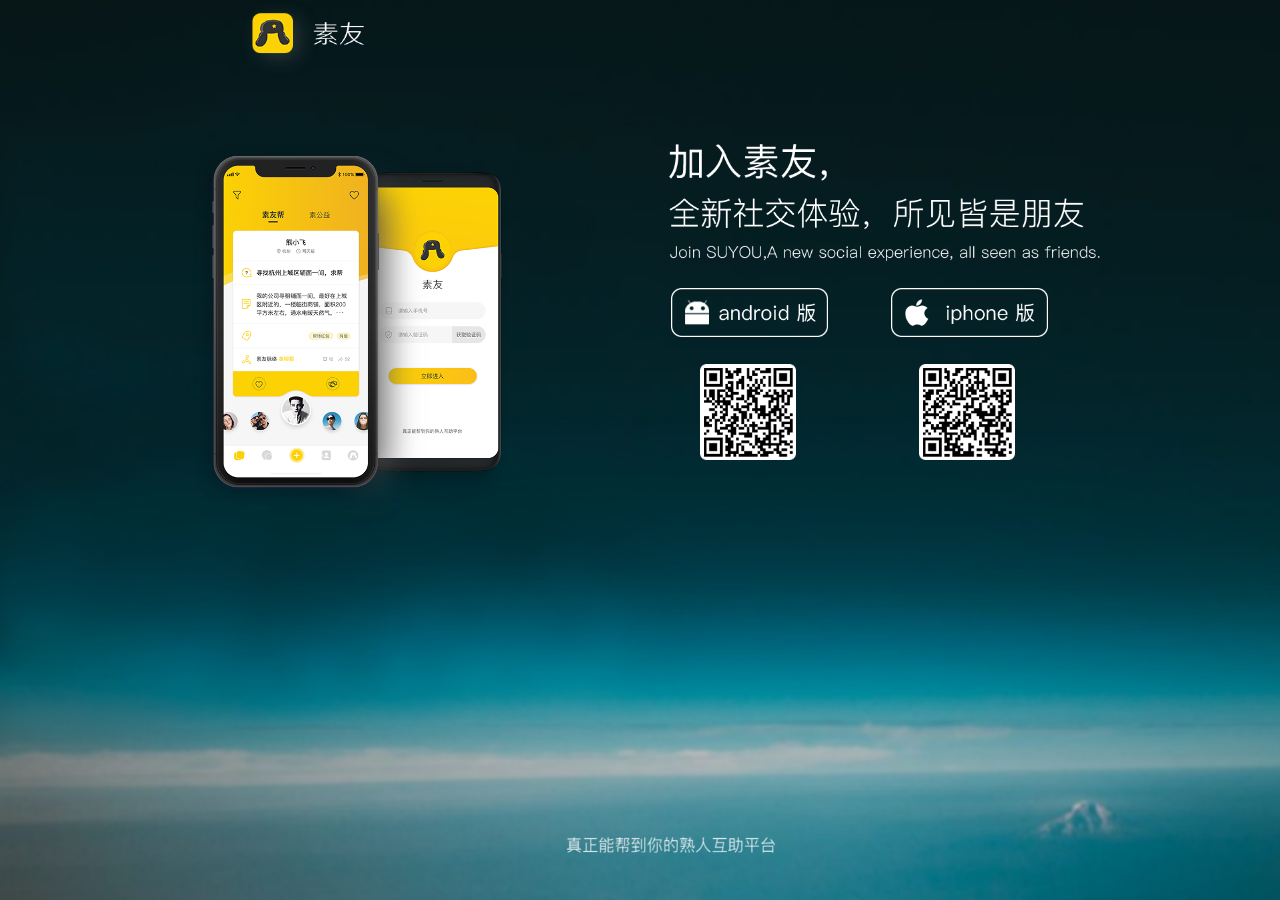
<file: pc/index.html>
<!DOCTYPE html>
<html lang="en">
<head>
    <meta charset="UTF-8">
    <meta name="viewport"
          content="width=device-width, user-scalable=no, initial-scale=1.0, maximum-scale=1.0, minimum-scale=1.0"/>
    <meta name="keywords" content="素友，六度人脉，熟人社交，帮忙"/>
    <title>素友</title>
    <link rel="stylesheet" href="index.css">
    <script>
        +function () {
            remLayout();
            function remLayout() {
                var designSize = 1920; // 设计图尺寸
                var html = document.documentElement;
                var wW = html.clientWidth;// 窗口宽度
                var rem = wW * 100 / designSize;
                document.documentElement.style.fontSize = rem + 'px';
                console.log(rem);
            }

            window.onresize = remLayout;
        }();
    </script>
<body>
<div class="content">
    <header class="logo"></header>
    <main class="main">
        <div class="phone"></div>
        <div class="des">
            <div class="text">
                <div class="text_up"></div>
                <div class="text_down">
                    <a class="code" href="https://www.baidu.com">
                        <span class="code_and"></span>
                    </a>
                    <a class="code" href="https://www.baidu.com">
                        <span class="code_ios"></span>
                    </a>
                </div>
            </div>
            <div class="code">
                <span class="android"></span>
                <span class="ios"></span>
            </div>
        </div>
    </main>
    <footer class="footer"></footer>
</div>
<script type="text/javascript">
</script>
</body>
</html>
</file>
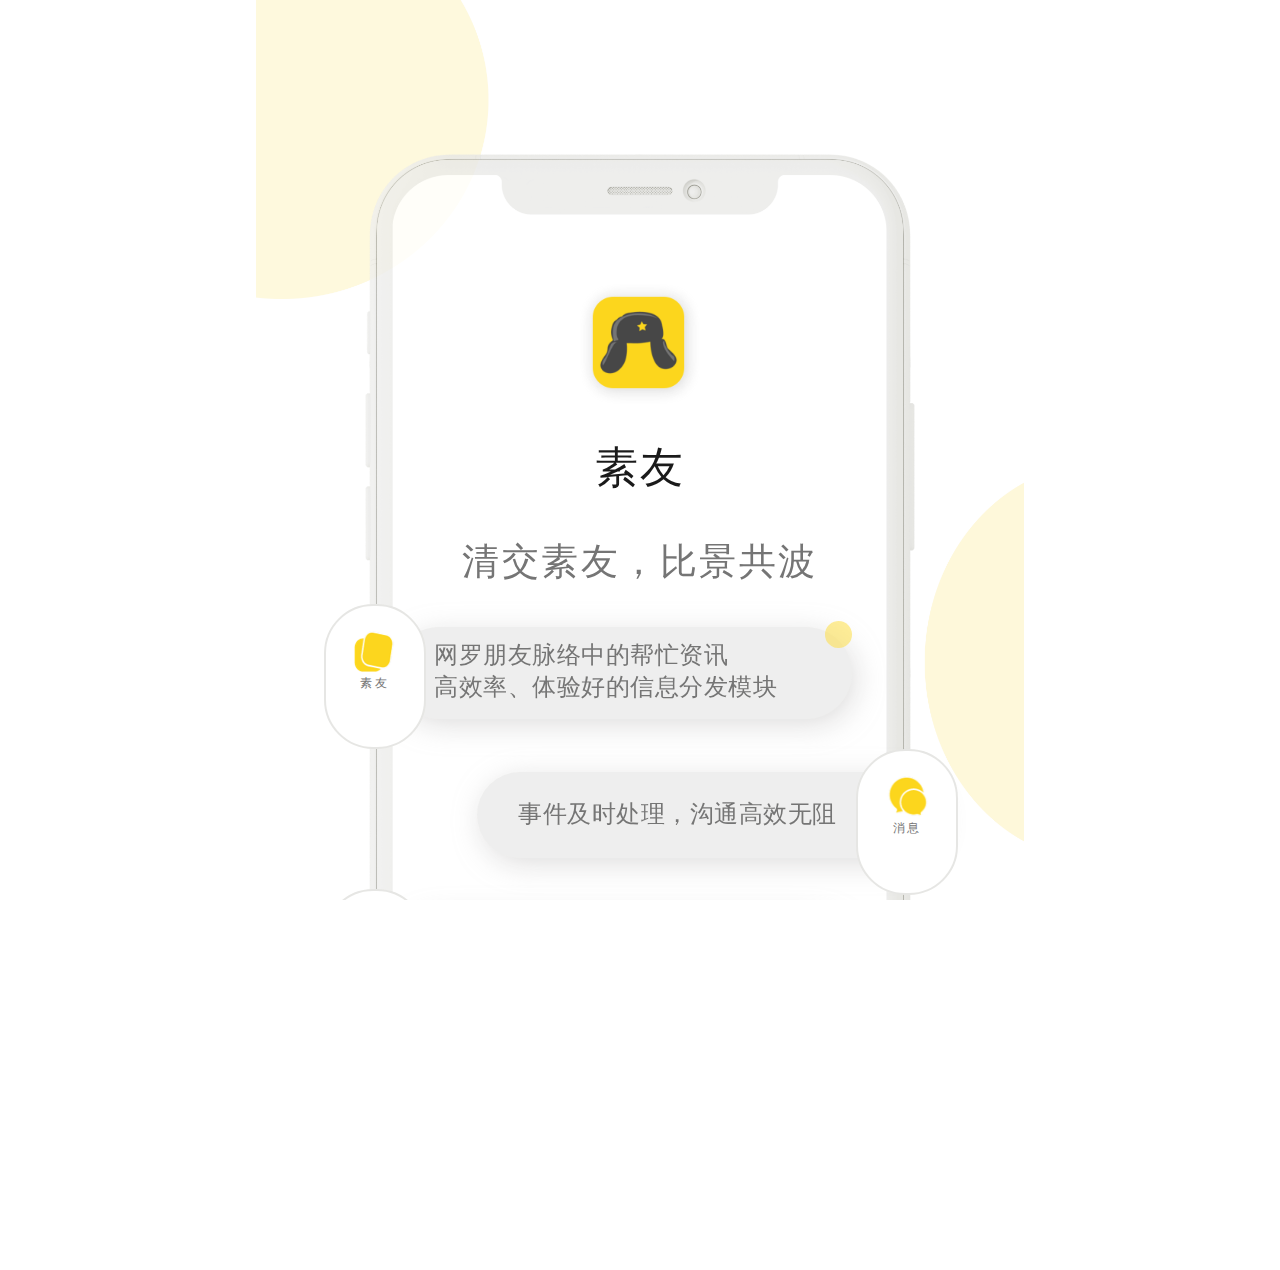
<file: download.html>
<!DOCTYPE html>
<html lang="en">
<head>
    <meta charset="UTF-8">
    <meta name="viewport"
          content="width=device-width, user-scalable=no, initial-scale=1.0, maximum-scale=1.0, minimum-scale=1.0"/>
    <title>download</title>
    <link rel="stylesheet" href="css/download.css">
</head>
<script>
    +function () {
        remLayout();
        function remLayout() {
            var w = document.documentElement.clientWidth;
            w = w > 768 ? 768 : w;
            w = w <= 320 ? 320 : w;
            document.documentElement.style.fontSize = w / 7.5 + 'px';
        }

        window.addEventListener('resize', function () {
            remLayout();
        }, false);
    }();
</script>
<body>
<main class="main">
    <!--<header class="open_header"></header>-->
    <section class="open_content">
        <img class="logo" src="images/logo.png" alt="logo">
        <p class="title">素友</p>
        <p class="subtitle">清交素友，比景共波</p>
        <ul>
            <li class="common_li">
                <div class="common_left">
                    <img src="images/suyou.png" alt="">
                    <p>素友</p>
                </div>
                <div class="common_right">
                    <p>网罗朋友脉络中的帮忙资讯</p>
                    <p>高效率、体验好的信息分发模块</p>
                    <i class="circle"></i>
                </div>
            </li>
            <li class="common_li message">
                <div class="common_left">
                    <img src="images/message.png" alt="">
                    <p>消息</p>
                </div>
                <div class="common_right">
                    <p>事件及时处理，沟通高效无阻</p>
                </div>
            </li>
            <li class="common_li">
                <div class="common_left">
                    <img src="images/frend.png" alt="">
                    <p>联系人</p>
                </div>
                <div class="common_right">
                    <p>同步通讯录，以朋友结交新朋友</p>
                    <p>拓展朋友脉络，友谊长青温情常在</p>
                </div>
            </li>
        </ul>
        <footer class="foo" id="go">立即体验</footer>
    </section>
   <!-- <section id="weixin-tip">
        <p>
            <img src="img/live_weixin.png" alt="微信打开"/>
            <span id="close" title="关闭" class="close">×</span>
        </p>
    </section>-->
</main>
<script src="js/lib/zepto.min.js"></script>
<script src="js/download.js"></script>
</body>
</html>
</file>
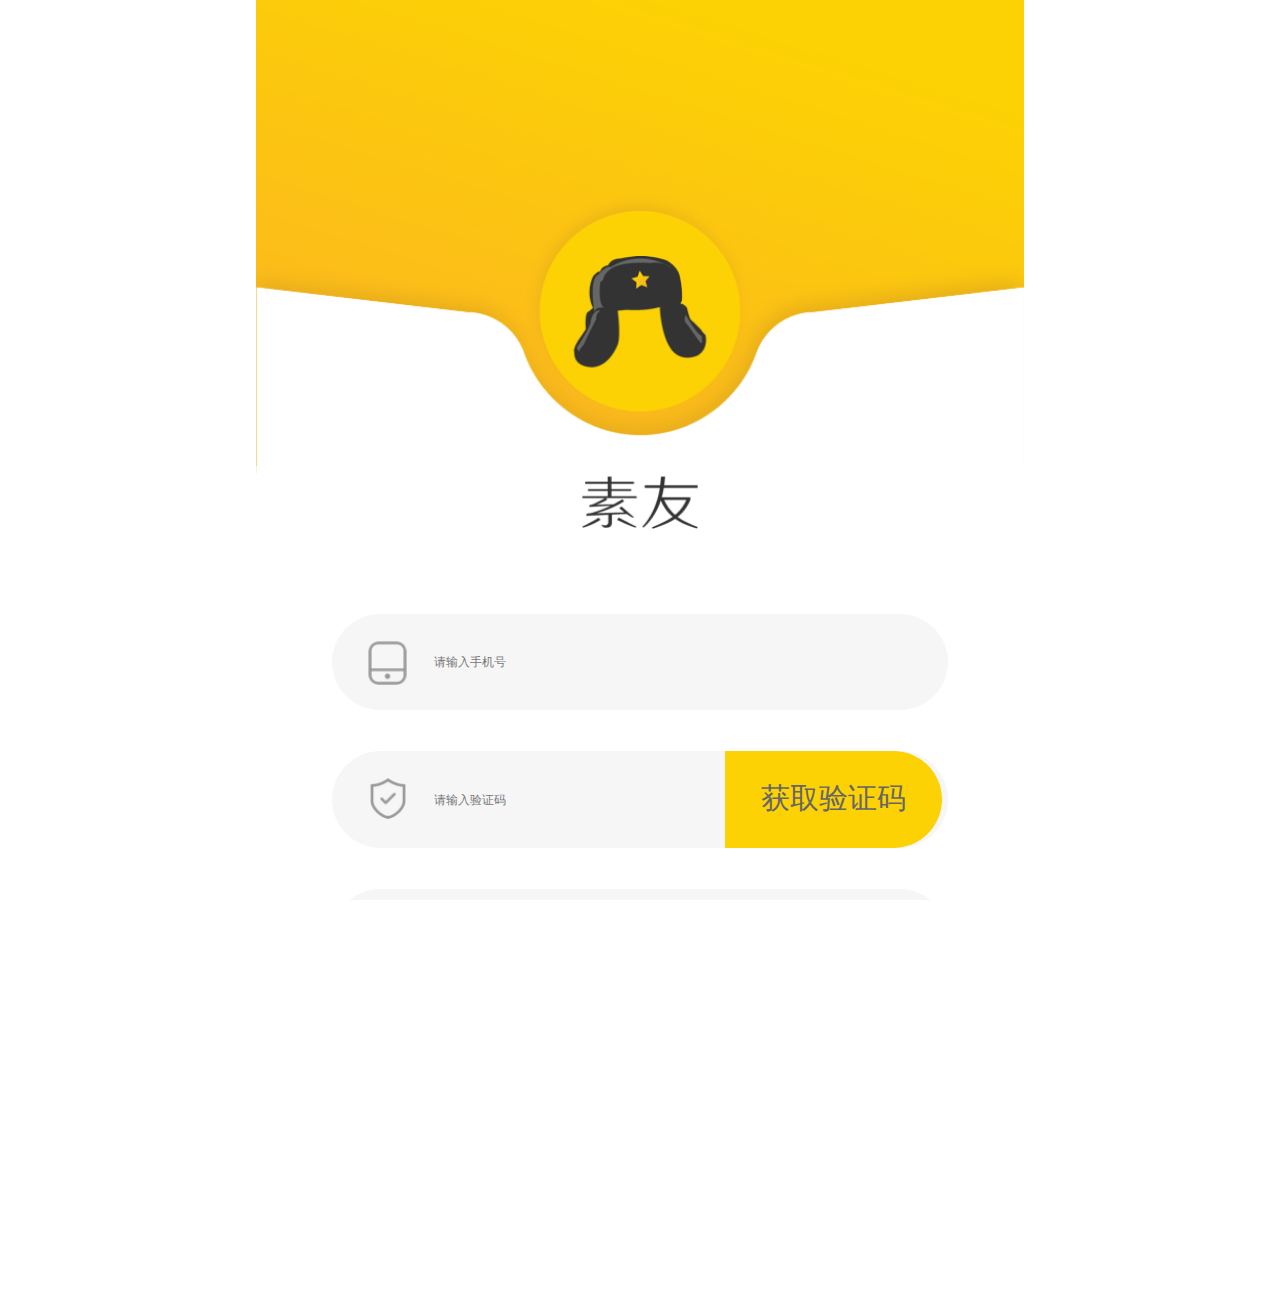
<file: login.html>
<!DOCTYPE html>
<html lang="en">
<head>
    <meta charset="UTF-8">
    <meta name="viewport" content="width=device-width, user-scalable=no, initial-scale=1.0, maximum-scale=1.0, minimum-scale=1.0"/>
    <title>注册</title>
    <link rel="stylesheet" href="css/login.css">
</head>
<script>
    +function () {
        remLayout();
        function remLayout() {
            var w = document.documentElement.clientWidth;
            w = w > 768 ? 768 : w;
            w = w <= 320 ? 320 : w;
            document.documentElement.style.fontSize = w / 7.5 + 'px';
        }

        window.addEventListener('resize', function () {
            remLayout();
        }, false);
    }();
</script>
<body>
<main class="main">
    <header class="login_header">
        <img class="header_img" src="images/login_header.png" alt="">
        <img class="header_font" src="images/btn_suyou.png" alt="素友">
    </header>
    <section class="login_content">
        <form id="formInfo" action="" method="get" autocomplete="on" target="_blank" onsubmit="document.charset='utf-8'">
            <div>
                <i class="phone"></i>
                <input id="phoneNum" oninput="if(value.length>11)value=value.slice(0,11)" class="num" type="number" name="phoneNumber" placeholder="请输入手机号">
            </div>
            <div>
                <i class="vertify"></i>
                <input id="vertifyNum" class="num" type="number" name="smsCode" placeholder="请输入验证码" oninput="if(value.length>4)value=value.slice(0,4)">
                <input id="helpUserId" type="text" name="helpUserId" style="display: none;">
                <span class="get_gode" id="getCode">获取验证码</span>
            </div>
            <div>
                <i class="username"></i>
                <input id="userName" class="num" type="text" name="userName" placeholder="建议输入真实姓名，便于好友相认">
                <input id="publishId" type="text" name="publishId" style="display: none;">
            </div>

            <button type="button" id="submit">前往帮忙</button>
        </form>
    </section>
    <footer class="login_footer">
        真正能帮到你的好友互助平台
    </footer>
</main>
</body>
<script src="js/lib/zepto.min.js"></script>
<script src="js/lib/ejs.min.js"></script>
<script src="js/public.js"></script>
<script src="js/login.js"></script>
</html>
</file>
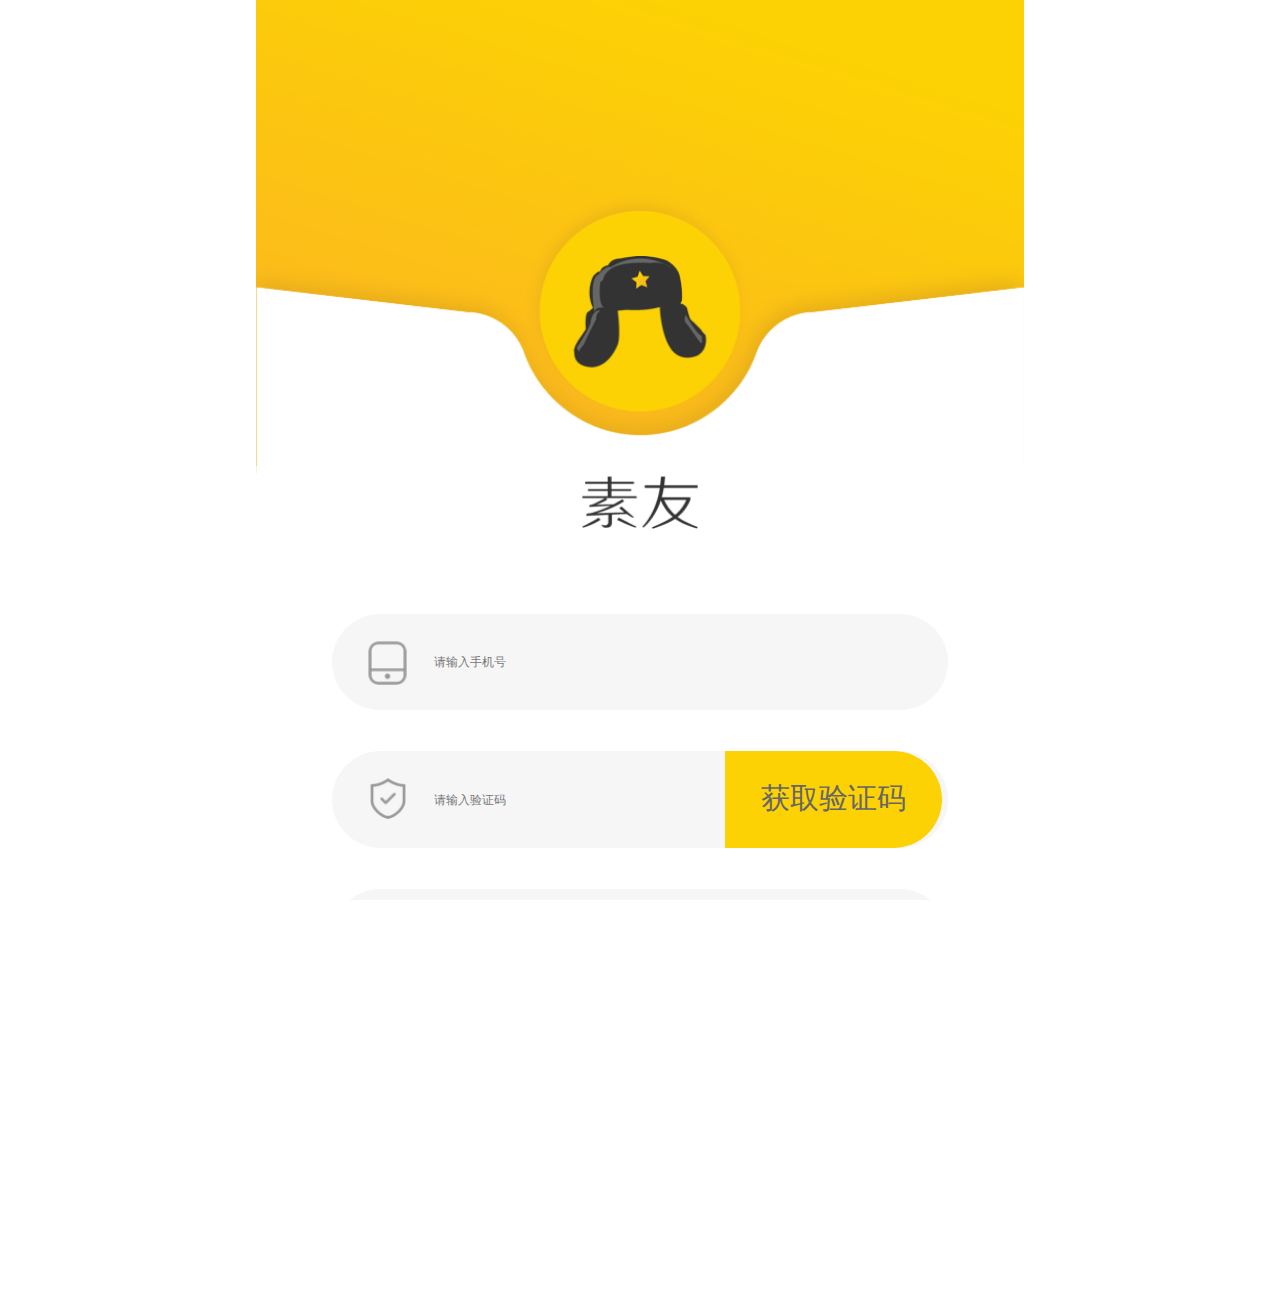
<file: redbag.html>
<!DOCTYPE html>
<html lang="en">
<head>
    <meta charset="UTF-8">
    <meta name="viewport" content="width=device-width, user-scalable=no, initial-scale=1.0, maximum-scale=1.0, minimum-scale=1.0"/>
    <title>领取红包</title>
    <link rel="stylesheet" href="css/redbag.css">
</head>
<script>
    +function () {
        remLayout();
        function remLayout() {
            var w = document.documentElement.clientWidth;
            w = w > 768 ? 768 : w;
            w = w <= 320 ? 320 : w;
            document.documentElement.style.fontSize = w / 7.5 + 'px';
        }

        window.addEventListener('resize', function () {
            remLayout();
        }, false);
    }();
</script>
<body>
<main class="main">
    <header class="login_header">
        <img class="header_img" src="images/login_header.png" alt="">
        <img class="header_font" src="images/btn_suyou.png" alt="素友">
    </header>
    <section class="login_content">
        <form id="formInfo" action="" method="get" autocomplete="on" target="_blank" onsubmit="document.charset='utf-8'">
            <div>
                <i class="phone"></i>
                <input id="phoneNum" oninput="if(value.length>11)value=value.slice(0,11)" class="num" type="number" name="phoneNumber" placeholder="请输入手机号">
            </div>
            <div>
                <i class="vertify"></i>
                <input id="vertifyNum" class="num" type="number" name="smsCode" placeholder="请输入验证码" oninput="if(value.length>4)value=value.slice(0,4)">
                <input id="helpUserId" type="text" name="helpUserId" style="display: none;">
                <span class="get_gode" id="getCode">获取验证码</span>
            </div>
            <div>
                <i class="username"></i>
                <input id="userName" class="num" type="text" name="userName" placeholder="建议输入真实姓名，便于好友相认">
            </div>


            <button type="button" id="submit">领取红包</button>
        </form>
    </section>
    <footer class="login_footer">
        真正能帮到你的好友互助平台
    </footer>

    <!--红包弹窗-->
    <section class="redbag_area" id="redbag_area">
        <div class="bg"></div>
        <div class="redbag">
            <!--<img class="close" src="images/btn_close.png" alt="关闭">-->
            <img class="redbag_bg" src="images/bg_redbag.png" alt="红包">
            <div class="detail_info">
                恭喜您获得<span style="color:#E2AA1B" id="helpUserName"></span>送您的<span style="color:#E2AA1B;padding: 0 0.04rem;">1</span>个帮转红包，请去素友APP“我的-卡券包”中查看或使用
            </div>
            <img class="card" src="images/card.png" alt="card">
            <div class="money">
                <div id="first">
                <span>￥</span>
                <sapn id="money"></sapn>
                </div>
                <div id="repeat" class="red">红包已领取</div>
            </div>
        </div>
    </section>
</main>
</body>
<script src="js/lib/zepto.min.js"></script>
<script src="js/lib/ejs.min.js"></script>
<script src="js/public.js"></script>
<script src="js/redbag.js"></script>
</html>
</file>
<file: pc/index.css>
html, body {
    height: 100%;
    width: 100%;
    margin: 0;
    padding: 0;
    list-style: none;
}

html {
    font-size: 100px;
}

body {
    overflow: hidden;
    position: fixed;
    width: 100%;
    height: 100%;
    background: url("images/bg.png") no-repeat;
    background-size: 100% 100%;
    font-size: 14px;
}

.content {
    margin-left: 2.9rem;
    /*margin-bottom: 0.7rem;*/
}

.content .logo {
    margin-left: 0.7rem;
    background: url("images/logo.png") no-repeat;
    background-size: 100% 100%;
    width: 1.86rem;
    height: 1.16rem;
}

.content .main {
    margin-top: 1rem;
}

.content .main .phone {
    width: 5.9rem;
    height: 7.12rem;
    background: url("images/phone.png") no-repeat;
    background-size: 80% 80%;
    float: left;
}

/*右侧区域*/
.content .main .des {
    float: left;
    margin-left: 1.24rem;
}
/*文字*/
.content .main .des .text{
    width: 6.46rem;
    height: 2.9rem;
    /*background: url("images/text.png") no-repeat;*/
    /*background-size: 100% 100%;*/
}
.content .main .des .text .text_up{
    width: 6.46rem;
    height: 1.76rem;
    background: url("images/text_suyou.png") no-repeat;
    background-size: 100% 100%;
}
/*按钮*/
.content .main .des .text .text_down{
    /*margin-top: 0.4rem;*/
    width: 6.46rem;
    height: 0.74rem;
}
.content .main .des .text .text_down .code{
    display: inline-block;
    width: 2.36rem;
    height: 0.74rem;
}
.content .main .des .text .text_down .code .code_and{
    display: inline-block;
    width: 2.36rem;
    height: 0.74rem;
    background: url("images/text_and.png") no-repeat;
    background-size: 100% 100%;
    margin-left: -0.43rem;
}
.content .main .des .text .text_down .code .code_ios{
    display: inline-block;
    width: 2.36rem;
    height: 0.74rem;
    background: url("images/text_ios.png") no-repeat;
    background-size: 100% 100%;
    /*margin-left: -0.23rem;*/
}
/*二维码*/
.content .main .des .code{
    margin-top:0.4rem;
    margin-left:0.46rem;
}
.content .main .des .code .android{
    display: inline-block;
    width: 1.44rem;
    height: 1.44rem;
    background: url("images/android.png") no-repeat;
    background-size: 100% 100%;
}
.content .main .des .code .ios{
    display: inline-block;
    width: 1.44rem;
    height: 1.44rem;
    margin-left:1.8rem;
    background: url("images/ios.png") no-repeat;
    background-size: 100% 100%;
}
.clearfloat{
    clear:both;
}
/*footer*/
.content .footer{
    position: fixed;
    bottom: 0.7rem;
    display: block;
    width: 3.12rem;
    height: 0.24rem;
    background: url("images/text_footer.png") no-repeat;
    background-size: 100% 100%;
    margin-left: 5.6rem;
}
</file>
<file: css/download.css>
@import "pub/public.css";

.main {
    height: 100%;
    background: url('../images/bg_open.png') no-repeat;
    background-size: 100%;
    position: relative;
}

/*.open_header {
    width: 5.4rem;
    height: 1rem;
    position: absolute;
    left: 1.76rem;
    top: 0.06rem;
    background: url('../images/bg_open_header.png') no-repeat;
    background-size: 100%;
}*/

.open_content {
    width: 5.38rem;
    height: 10.9rem;
    text-align: center;
    background: url("../images/bg_phonex.png") no-repeat;
    background-size: 100%;
    position: absolute;
    top: 1.5rem;
    left: 1.06rem;
    opacity: 0.9;
    letter-spacing: 0.024rem;
}

.open_content .logo {
    margin-top: 1.26rem;
    width: 1.2rem;
    height: 1.2rem;
}

.open_content .title {
    font-size: 0.42rem;
    margin: 0.3rem 0 0.4rem;
}

.open_content .subtitle {
    font-size: 0.36rem;
    color: #666666;
}

.open_content ul {
    position: absolute;
    top: 4.4rem;
    left: -0.4rem;
    color: #666666;
    z-index: 1;
}
.open_content ul .common_li{
    margin-bottom:0.3rem;
}
.open_content ul .common_li .common_left {
    background: #FFFFFF;
    border: 0.02rem solid #E4E4E1;
    border-radius: 0.48rem;
    width: 0.96rem;
    height: 1.38rem;
    text-align: center;
    position: relative;
    z-index: 100;
}
.open_content ul .common_li .common_left img{
    width: 0.4rem;
    height: 0.4rem;
    margin: 0.24rem;
    margin-bottom: 0;
}
.open_content ul .common_li .common_left img p{
    font-size: 0.26rem;
    color: #333333;
    letter-spacing: 0.0074rem;
}

.open_content ul .common_li .common_right {
    width: 3.68rem;
    height: 0.66rem;
    background: #EDEDEC;
    box-shadow: 0.04rem 0.06rem 0.26rem 0 rgba(186,184,184,0.50);
    border-radius: 0.46rem;
    font-size: 0.23rem;
    color: #666666;
    letter-spacing: 0.0051rem;
    text-align: left;
    padding: 0.12rem 0.4rem;
    margin-top:-1.2rem;
    margin-left:0.68rem;
}

.open_content ul .common_li .circle{
    opacity: 0.56;
    background: #FDDB33;
    width: 0.26rem;
    height: 0.26rem;
    border-radius: 50%;
    display: inline-block;
    float: right;
    margin-top: -0.8rem;
    margin-right: -0.4rem;
}
/*右侧的信息栏*/
.open_content ul .message .common_left{
    left: 5.2rem;
}
.open_content ul .message .common_right{
    margin-left: 1.5rem;
    height: 0.6rem;
    line-height: 0.6rem;
}
.foo{
    width: 6rem;
    height: 1.06rem;
    line-height: 1.06rem;
    text-align: center;
    background-image: linear-gradient(90deg, #FCD202 17%, #FCB91E 100%);
    box-shadow: 0.03rem 0.07rem 0.26rem 0 rgba(153,153,153,0.50);
    border-radius: 0.55rem;
    position: absolute;
    bottom: 0.7rem;
    left: -0.34rem;
    font-size: 0.38rem;
    color: #333333;
    letter-spacing: 0.006rem;
}
</file>
<file: css/login.css>
@import "pub/public.css";

.main{
    text-align: center;
    width: 100%;
    height: 100%;
}
.login_header{
    width: 100%;
}
.login_header .header_img{
    /*height: 4.6em;*/
    width: 100%;
}
.login_header .header_font{
    width: 1.13rem;
    height: 0.52rem;
}
.login_content{
    margin-top: 0.8rem;
    position: relative;
}
.login_content form .num{
    display: inline-block;
    width: 5rem;
    height: 0.94rem;
    padding: 0 0.02rem 0 1rem;
    outline: none;
    background: #F6F6F6;
    border-radius: 0.48rem;
    border: none;
    margin-bottom:0.4rem;
}
.login_content form .phone{
    display: inline-block;
    background: url('../images/phone.png') no-repeat;
    background-size: 0.44rem 0.44rem;
    position: absolute;
    top: 0.25rem;
    left: 1.06rem;
    width: 0.44rem;
    height: 0.44rem;
}
.login_content form .username{
    display: inline-block;
    background: url('../images/btn_user.png') no-repeat;
    background-size: 0.44rem 0.44rem;
    position: absolute;
    top: 2.92rem;
    left: 1.08rem;
    width: 0.44rem;
    height: 0.44rem;
}
.login_content form .vertify{
    background: url('../images/vertify.png') no-repeat;
    background-size: 0.4rem 0.4rem;
    width: 0.4rem;
    height: 0.4rem;
    display: inline-block;
    position: absolute;
    top: 1.6rem;
    left: 1.08rem;

}
/*获取验证码*/
.login_content form .get_gode{
    display: inline-block;
    width: 1.72rem;
    height: 0.4rem;
    background: #FCD204;
    border-radius: 0 0.48rem 0.48rem 0;
    font-size: 0.28rem;
    color: #666666;
    padding: 0.27rem 0.2rem;
    position: absolute;
    /*top: 2.7rem;*/
    top:1.34rem;
    left: 4.58rem;
}
.login_content form #submit{
    background-image: linear-gradient(-90deg, #FCD204 0%, #FCB91E 100%);
    box-shadow: 2px 5px 19px 1px #D1CECE;
    border-radius: 0.445rem;
    width: 5rem;
    height: 0.88rem;
    border: none;
    font-size: 0.32rem;
    color: #333333;
    letter-spacing: 0.02rem;
    margin:0.6rem 0 1rem 0;
}

.login_footer{
    font-family: PingFangSC-Regular;
    font-size: 0.26rem;
    color: #666666;
    letter-spacing: 0.02rem;
}
</file>
<file: css/redbag.css>
@import "pub/public.css";

.main{
    text-align: center;
}
.login_header{
    width: 100%;
}
.login_header .header_img{
    /*height: 4.6em;*/
    width: 100%;
}
.login_header .header_font{
    width: 1.13rem;
    height: 0.52rem;
}
.login_content{
    margin-top: 0.8rem;
    position: relative;
}
.login_content form .num{
    display: inline-block;
    width: 5rem;
    height: 0.94rem;
    padding: 0 0.02rem 0 1rem;
    outline: none;
    background: #F6F6F6;
    border-radius: 0.48rem;
    border: none;
    margin-bottom:0.4rem;
}
.login_content form .phone{
    display: inline-block;
    background: url('../images/phone.png') no-repeat;
    background-size: 0.44rem 0.44rem;
    position: absolute;
    top: 0.25rem;
    left: 1.06rem;
    width: 0.44rem;
    height: 0.44rem;
}
.login_content form .username{
    display: inline-block;
    background: url('../images/btn_user.png') no-repeat;
    background-size: 0.44rem 0.44rem;
    position: absolute;
    top: 2.92rem;
    left: 1.08rem;
    width: 0.44rem;
    height: 0.44rem;
}
.login_content form .vertify{
    background: url('../images/vertify.png') no-repeat;
    background-size: 0.4rem 0.4rem;
    width: 0.4rem;
    height: 0.4rem;
    display: inline-block;
    position: absolute;
    top: 1.6rem;
    left: 1.08rem;

}
/*获取验证码*/
.login_content form .get_gode{
    display: inline-block;
    width: 1.72rem;
    height: 0.4rem;
    background: #FCD204;
    border-radius: 0 0.48rem 0.48rem 0;
    font-size: 0.28rem;
    color: #666666;
    padding: 0.27rem 0.2rem;
    position: absolute;
    top:1.34rem;
    left: 4.58rem;
}
.login_content form #submit{
    background-image: linear-gradient(-90deg, #FCD204 0%, #FCB91E 100%);
    box-shadow: 2px 5px 19px 1px #D1CECE;
    border-radius: 0.445rem;
    width: 5rem;
    height: 0.88rem;
    border: none;
    font-size: 0.32rem;
    color: #333333;
    letter-spacing: 0.02rem;
    margin:0.6rem 0 1rem 0;
}

.login_footer{
    font-family: PingFangSC-Regular;
    font-size: 0.26rem;
    color: #666666;
    letter-spacing: 0.02rem;
}

/*红包遮罩层区域*/
.redbag_area{
    width: 100%;
    height: 100%;
    display: none;
}
.redbag_area .bg{
    position: fixed;
    left: 0;
    top: 0;
    width: 100%;
    height: 100%;
    background-color: #cccccc;
    opacity: 0.8;
}
.redbag_area .redbag{
    width: 100%;
    height: 100%;
    font-size: 0.3rem;
    z-index: 999;
    position: fixed;
    top: 18%;
    left: 10%;
}
/*.redbag_area .redbag .close{
    width: 0.54rem;
    height: 0.54rem;
    position: absolute;
    right: 24%;
    top: -3%;
}*/
.redbag_area .redbag .redbag_bg{
    height: 6.6rem;
    position: absolute;
    left: 4%;
    top: 4%;
    /*box-shadow: -3px -5px 22px 0 #E2AA1B;*/
}
.redbag_area .redbag .detail_info{
    color: #fff;
    text-align: center;
    position: absolute;
    left:9%;
    top: 21%;
    width: 63%;
    font-weight: 100;
}
.redbag_area .redbag .card{
    height: 1.76rem;
    position: absolute;
    left: 7%;
    top: 39%;
}
.redbag_area .redbag .money{
    position: absolute;
    right: 28%;
    top: 41%;
    font-size: 0.3rem;
    color: #ff0000;
}
.redbag_area .redbag .money #money{
    font-size: 0.6rem;
}
.redbag_area .redbag .red{
    /*font-size: 0.5rem;*/
    font-weight: 400;
}
/*.redbag_area .redbag #repeat{*/
    /*display: none;*/
/*}*/
</file>
